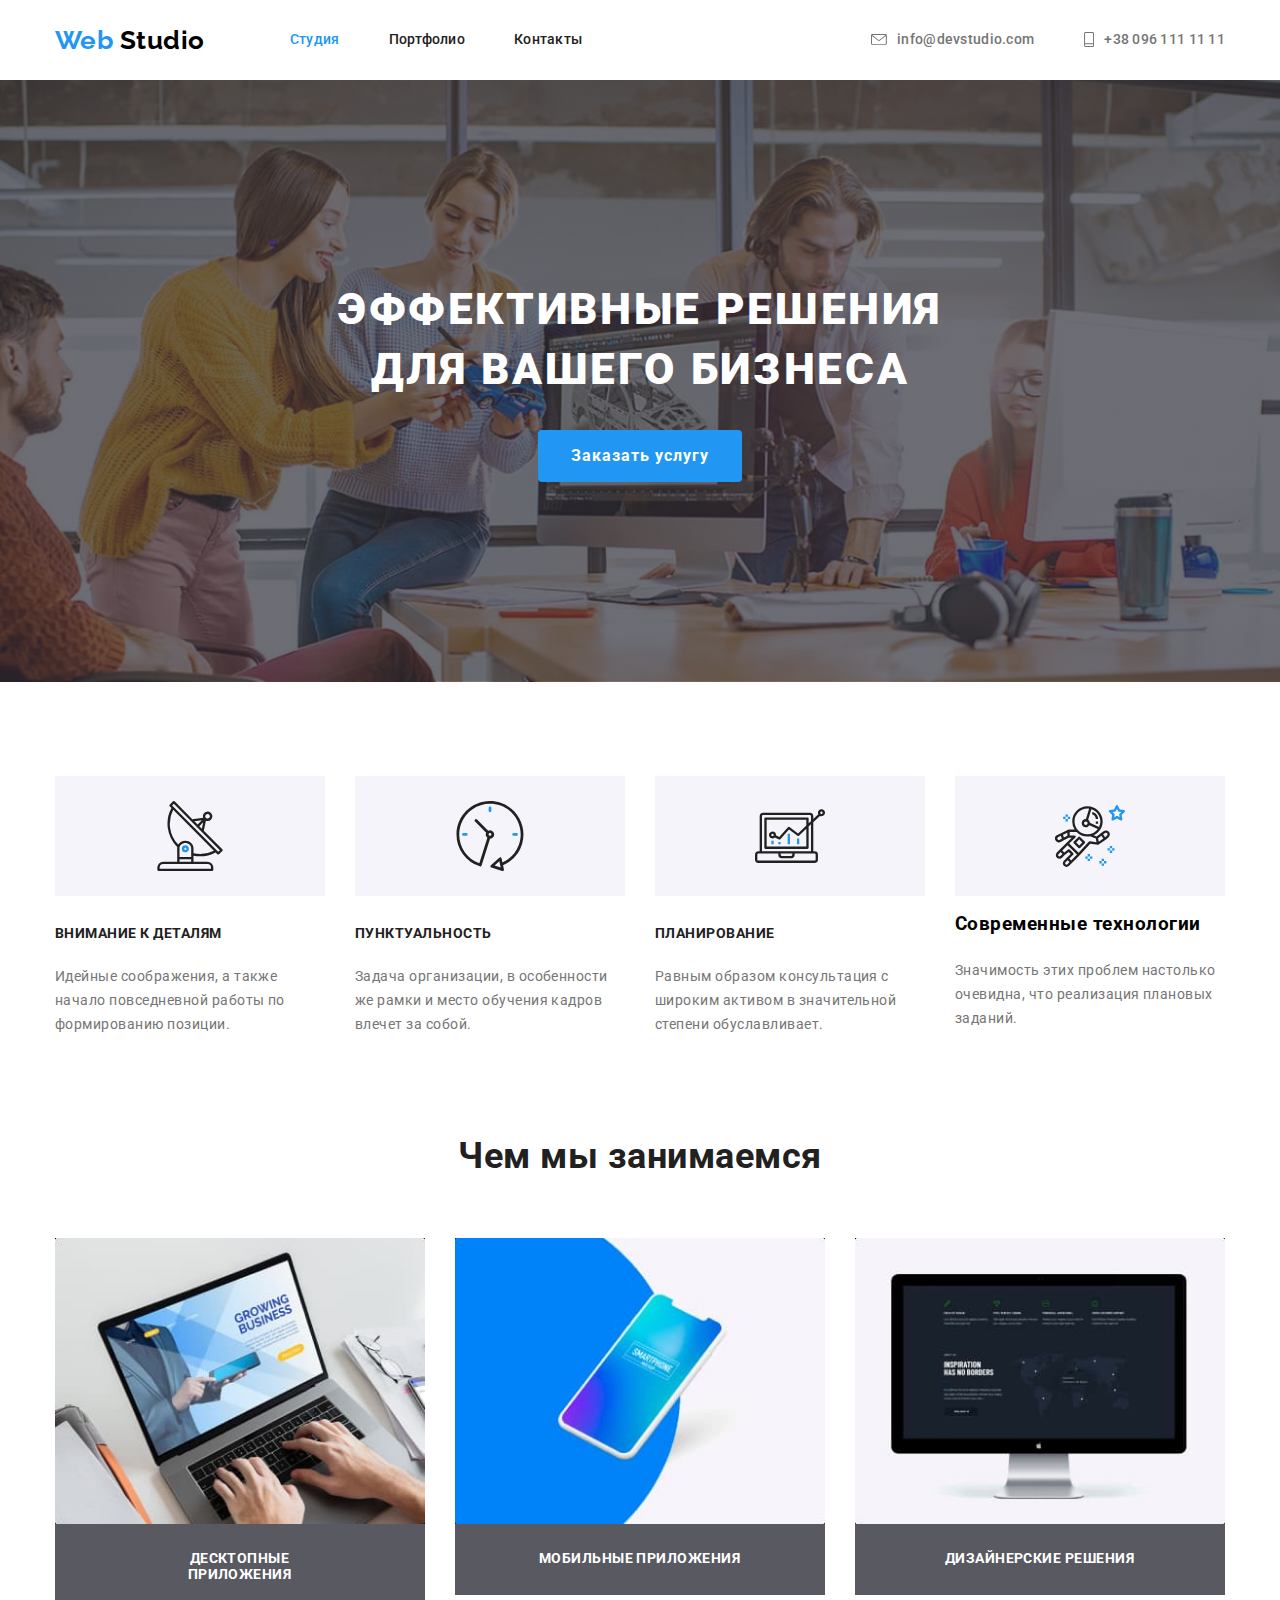
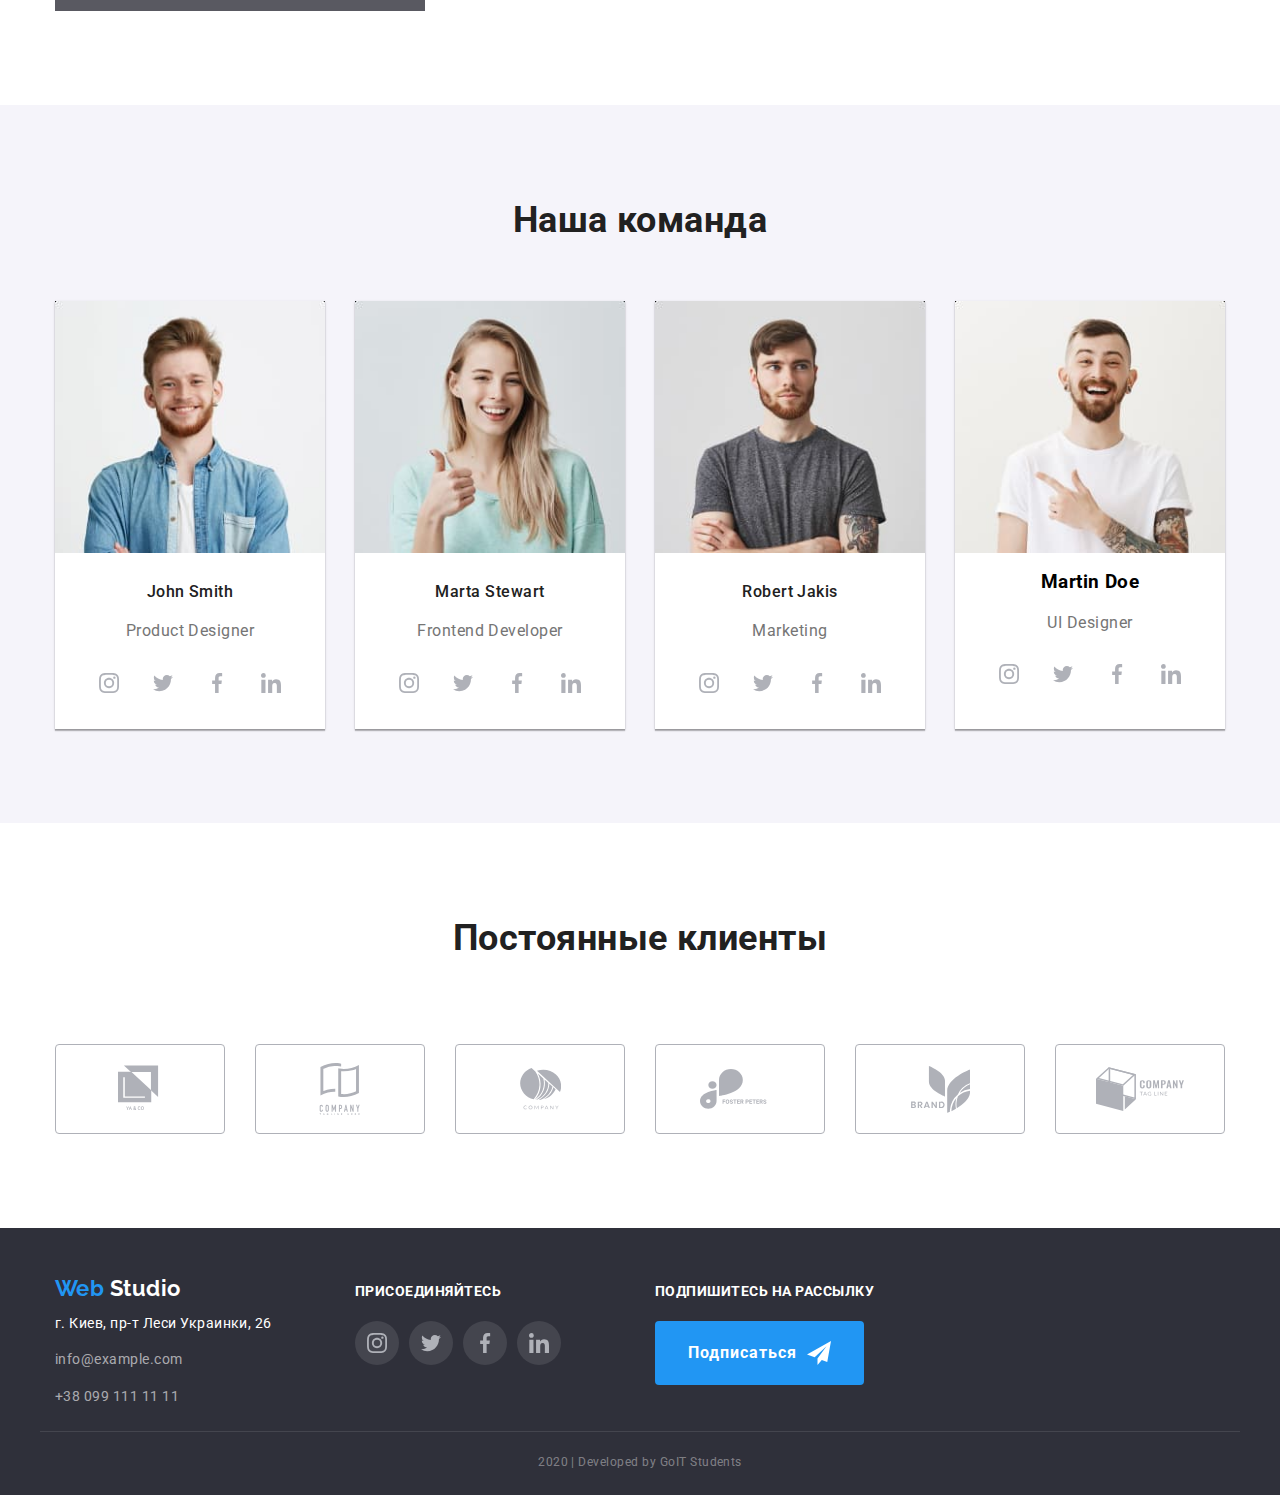
<file: index.html>
<!DOCTYPE html>
<html lang="ru">
  <head>
    <meta charset="UTF-8" />
    <meta name="viewport" content="width=device-width, initial-scale=1.0" />
    <title>Web Studio</title>
    <link
      href="https://fonts.googleapis.com/css2?family=Raleway:wght@700&family=Roboto:wght@400;500;700&display=swap"
      rel="stylesheet"
    />
    <link
      rel="stylesheet"
      href="https://cdnjs.cloudflare.com/ajax/libs/modern-normalize/0.6.0/modern-normalize.min.css"
    />
    <link rel="stylesheet" href="./css/styles.css" />
  </head>
  <body>
    <!-- Шапка сайта -->
    <header class="header">
      <div class="container head">
        <nav class="main-nav">
          <a href="./index.html" class="logo link"
            ><span class="logo-primary">Web</span> Studio
          </a>
          <ul class="site-nav list">
            <li class="item">
              <a href="./index.html" class="link current">Студия</a>
            </li>
            <li class="item">
              <a href="./portfolio.html" class="link">Портфолио</a>
            </li>
            <li class="item">
              <a href="./index.html" class="link">Контакты</a>
            </li>
          </ul>

          <div class="contacts box-contacts">
            <a href="mailto:info@devstudio.com" class="contacts-header link"
              ><svg class="contacts-icon" width="16" height="11">
                <use href="./images/sprite.svg#icon-envelope"></use>
              </svg>
              info@devstudio.com</a
            >

            <a href="tel:+380961111111" class="contacts-header link"
              ><svg class="contacts-icon" width="10" height="15">
                <use href="./images/sprite.svg#icon-phone-logo"></use>
              </svg>
              +38 096 111 11 11
            </a>
          </div>
        </nav>
      </div>
    </header>
    <main>
      <!-- Герой -->
      <section class="main">
        <h1 class="main-title">
          эффективные решения <br />
          для вашего бизнеса
        </h1>
        <button type="button" class="button">Заказать услугу</button>
      </section>

      <!-- Преимущества (скрытый заголовок) -->
      <section class="container features">
        <h2 class="visually-hidden">Преимущества</h2>
        <ul class="list features-list">
          <li class="features-item icon-antenna">
            <div class="feature-link">
              <svg class="contacts-icon" width="70" height="70">
                <use href="./images/sprite.svg#icon-antenna1"></use>
              </svg>
            </div>
            <h3 class="title-list">
              Внимание к деталям
            </h3>
            <p class="text-list">
              Идейные соображения, а также начало повседневной работы по
              формированию позиции.
            </p>
          </li>

          <li class="features-item icon-clock">
            <div class="feature-link">
              <svg class="contacts-icon" width="70" height="70">
                <use href="./images/sprite.svg#icon-clock1"></use>
              </svg>
            </div>
            <h3 class="title-list">
              Пунктуальность
            </h3>
            <p class="text-list">
              Задача организации, в особенности же рамки и место обучения кадров
              влечет за собой.
            </p>
          </li>

          <li class="features-item icon-pc">
            <div class="feature-link">
              <svg class="contacts-icon" width="70" height="70">
                <use href="./images/sprite.svg#icon-pc"></use>
              </svg>
            </div>
            <h3 class="title-list">
              Планирование
            </h3>
            <p class="text-list">
              Равным образом консультация с широким активом в значительной
              степени обуславливает.
            </p>
          </li>

          <li class="features-item icon-astronaut">
            <div class="feature-link">
              <svg class="contacts-icon" width="70" height="70">
                <use href="./images/sprite.svg#icon-astronaut"></use>
              </svg>
            </div>
            <h3>
              Современные технологии
            </h3>
            <p class="text-list">
              Значимость этих проблем настолько очевидна, что реализация
              плановых заданий.
            </p>
          </li>
        </ul>
      </section>

      <!-- Чем занимаемся -->
      <section class="doing container">
        <h2 class="title-doing">Чем мы занимаемся</h2>

        <ul class="list list-doing">
          <li class="doing-item">
            <a href="./index.html"
              ><img
                src="./images/Laptop.jpg"
                alt="ноутбук"
                width="370"
                class="image"
            /></a>
            <a href="./index.html" class="link doing-link"
              ><h3 class="title-details">Десктопные приложения</h3></a
            >
          </li>

          <li class="doing-item">
            <a href="./index.html"
              ><img
                src="./images/./phone.jpg"
                alt="телефон"
                width="370"
                class="image"
            /></a>
            <a href="./index.html" class="link doing-link"
              ><h3 class="title-details">Мобильные приложения</h3></a
            >
          </li>

          <li class="doing-item">
            <a href="./index.html"
              ><img
                src="./images/screen.jpg"
                alt="монитор"
                width="370"
                class="image"
            /></a>
            <a href="./index.html" class="link doing-link"
              ><h3 class="title-details">Дизайнерские решения</h3></a
            >
          </li>
        </ul>
      </section>

      <!-- Наша команда -->
      <section class="section-team">
        <div class="container">
          <h2 class="title-team">
            Наша команда
          </h2>
          <ul class="list team-list">
            <li class="team-element">
              <img
                src="./images/John_Smith.jpg"
                alt="Фото Джона Смита"
                width="278"
                class="image"
              />
              <h3 class="team-name">John Smith</h3>
              <p class="team-profession">
                Product Designer
              </p>

              <ul class="list slinks">
                <li class="link-slink">
                  <a href="https://www.instagram.com/" class="link-link">
                    <svg class="contacts-icon" width="20" height="20">
                      <use href="./images/sprite.svg#icon-Instagram-logo"></use>
                    </svg>
                  </a>
                </li>
                <li class="link-slink">
                  <a href="https://twitter.com/explore" class="link-link"
                    ><svg class="contacts-icon" width="20" height="20">
                      <use href="./images/sprite.svg#icon-twitter-logo"></use>
                    </svg>
                  </a>
                </li>
                <li class="link-slink">
                  <a href="https://www.facebook.com/" class="link-link"
                    ><svg class="contacts-icon" width="20" height="20">
                      <use href="./images/sprite.svg#icon-facebook-logo"></use>
                    </svg>
                  </a>
                </li>
                <li class="link-slink">
                  <a href="https://www.linkedin.com/" class="link-link"
                    ><svg class="contacts-icon" width="20" height="20">
                      <use href="./images/sprite.svg#icon-linkedin-logo"></use>
                    </svg>
                  </a>
                </li>
              </ul>
            </li>

            <li class="team-element">
              <img
                src="./images/Marta_Stewart.jpg"
                alt="Фото Марты Стюарт"
                width="278"
                class="image"
              />
              <h3 class="team-name">Marta Stewart <br /></h3>
              <p class="team-profession">
                Frontend Developer
              </p>

              <ul class="list slinks">
                <li class="link-slink">
                  <a href="https://www.instagram.com/" class="link-link">
                    <svg class="contacts-icon" width="20" height="20">
                      <use href="./images/sprite.svg#icon-Instagram-logo"></use>
                    </svg>
                  </a>
                </li>
                <li class="link-slink">
                  <a href="https://twitter.com/explore" class="link-link"
                    ><svg class="contacts-icon" width="20" height="20">
                      <use href="./images/sprite.svg#icon-twitter-logo"></use>
                    </svg>
                  </a>
                </li>
                <li class="link-slink">
                  <a href="https://www.facebook.com/" class="link-link"
                    ><svg class="contacts-icon" width="20" height="20">
                      <use href="./images/sprite.svg#icon-facebook-logo"></use>
                    </svg>
                  </a>
                </li>
                <li class="link-slink">
                  <a href="https://www.linkedin.com/" class="link-link"
                    ><svg class="contacts-icon" width="20" height="20">
                      <use href="./images/sprite.svg#icon-linkedin-logo"></use>
                    </svg>
                  </a>
                </li>
              </ul>
            </li>

            <li class="team-element">
              <img
                src="./images/Robert_Jakis.jpg"
                alt="Фото Роберта Джекиса"
                width="278"
                class="image"
              />
              <h3 class="team-name">Robert Jakis <br /></h3>
              <p class="team-profession">
                Marketing
              </p>

              <ul class="list slinks">
                <li class="link-slink">
                  <a href="https://www.instagram.com/" class="link-link">
                    <svg class="contacts-icon" width="20" height="20">
                      <use href="./images/sprite.svg#icon-Instagram-logo"></use>
                    </svg>
                  </a>
                </li>
                <li class="link-slink">
                  <a href="https://twitter.com/explore" class="link-link"
                    ><svg class="contacts-icon" width="20" height="20">
                      <use href="./images/sprite.svg#icon-twitter-logo"></use>
                    </svg>
                  </a>
                </li>
                <li class="link-slink">
                  <a href="https://www.facebook.com/" class="link-link"
                    ><svg class="contacts-icon" width="20" height="20">
                      <use href="./images/sprite.svg#icon-facebook-logo"></use>
                    </svg>
                  </a>
                </li>
                <li class="link-slink">
                  <a href="https://www.linkedin.com/" class="link-link"
                    ><svg class="contacts-icon" width="20" height="20">
                      <use href="./images/sprite.svg#icon-linkedin-logo"></use>
                    </svg>
                  </a>
                </li>
              </ul>
            </li>

            <li class="team-element">
              <img
                src="./images/Martin_Doe.jpg"
                alt="Фото Мартина До"
                width="278"
                class="image"
              />
              <h3>Martin Doe <br /></h3>
              <p class="team-profession">
                UI Designer
              </p>

              <ul class="list slinks">
                <li class="link-slink">
                  <a href="https://www.instagram.com/" class="link-link">
                    <svg class="contacts-icon" width="20" height="20">
                      <use href="./images/sprite.svg#icon-Instagram-logo"></use>
                    </svg>
                  </a>
                </li>
                <li class="link-slink">
                  <a href="https://twitter.com/explore" class="link-link"
                    ><svg class="contacts-icon" width="20" height="20">
                      <use href="./images/sprite.svg#icon-twitter-logo"></use>
                    </svg>
                  </a>
                </li>
                <li class="link-slink">
                  <a href="https://www.facebook.com/" class="link-link"
                    ><svg class="contacts-icon" width="20" height="20">
                      <use href="./images/sprite.svg#icon-facebook-logo"></use>
                    </svg>
                  </a>
                </li>
                <li class="link-slink">
                  <a href="https://www.linkedin.com/" class="link-link"
                    ><svg class="contacts-icon" width="20" height="20">
                      <use href="./images/sprite.svg#icon-linkedin-logo"></use>
                    </svg>
                  </a>
                </li>
              </ul>
            </li>
          </ul>
        </div>
      </section>

      <!-- Постоянные клиенты -->
      <section class="clients container">
        <h2 class="title-clients">
          Постоянные клиенты
        </h2>
        <ul class="list clients-list">
          <li class="client-link">
            <a href="index.html" class="customer-link"
              ><svg class="client" width="44" height="50">
                <use href="./images/sprite.svg#icon-logo1"></use>
              </svg>
            </a>
          </li>

          <li class="client-link">
            <a href="index.html" class="customer-link"
              ><svg class="client" width="44" height="52">
                <use href="./images/sprite.svg#icon-logo2"></use>
              </svg>
            </a>
          </li>

          <li class="client-link">
            <a href="index.html" class="customer-link"
              ><svg class="client" width="41" height="42">
                <use href="./images/sprite.svg#icon-logo3"></use>
              </svg>
            </a>
          </li>

          <li class="client-link">
            <a href="index.html" class="customer-link"
              ><svg class="client" width="80" height="42">
                <use href="./images/sprite.svg#icon-logo4"></use>
              </svg>
            </a>
          </li>

          <li class="client-link">
            <a href="index.html" class="customer-link"
              ><svg class="client" width="59" height="47">
                <use href="./images/sprite.svg#icon-logo5"></use>
              </svg>
            </a>
          </li>

          <li class="client-link">
            <a href="index.html" class="customer-link"
              ><svg class="client" width="88" height="45">
                <use href="./images/sprite.svg#icon-logo6"></use>
              </svg>
            </a>
          </li>
        </ul>
      </section>
    </main>
    <!-- Footer -->
    <footer class="footer">
      <div class="container container-footer">
        <address class="adress-info contacts">
          <p class="logo-footer">
            <span class="logo-primary">
              Web
            </span>
            Studio
          </p>

          <p class="adress">г. Киев, пр-т Леси Украинки, 26</p>

          <!-- <div class="contacts"> -->
          <a class="contacts-email link" href="mailto:info@example.com"
            >info@example.com</a
          >

          <a class="contacts-phone link" href="tel:+380991111111"
            >+38 099 111 11 11</a
          >
          <!-- </div> -->
        </address>

        <div class="footer-s-links">
          <b class="action">Присоединяйтесь</b>
          <ul class="list-footer">
            <li class="s-networks-links">
              <a
                href="https://www.instagram.com/"
                aria-label="Ссылка на Instagram"
                class="link snetwork link-footer"
                ><svg class="contacts-icon" width="20" height="20">
                  <use href="./images/sprite.svg#icon-Instagram-logo"></use>
                </svg>
              </a>
            </li>
            <li class="s-networks-links">
              <a
                href="https://twitter.com/"
                aria-label="Ссылка на Twitter"
                class="link snetwork link-footer"
                ><svg class="contacts-icon" width="20" height="20">
                  <use href="./images/sprite.svg#icon-twitter-logo"></use>
                </svg>
              </a>
            </li>
            <li class="s-networks-links">
              <a
                href="https://facebook.com/"
                aria-label="Ссылка на Facebook"
                class="link snetwork link-footer"
                ><svg class="contacts-icon" width="20" height="20">
                  <use href="./images/sprite.svg#icon-facebook-logo"></use>
                </svg>
              </a>
            </li>
            <li class="s-networks-links">
              <a
                href="https://linkedin.com"
                aria-label="Ссылка на LinkedIn"
                class="link snetwork link-footer"
                ><svg class="contacts-icon" width="20" height="20">
                  <use href="./images/sprite.svg#icon-linkedin-logo"></use>
                </svg>
              </a>
            </li>
          </ul>
        </div>
        <div class="footer-link-action">
          <b>
            <b class="link action">Подпишитесь на рассылку</b>
          </b>
          <button type="button" class="button">
            Подписаться
            <svg class="rocket" width="24" height="42">
              <use href="./images/sprite.svg#icon-rocket"></use>
            </svg>
          </button>
        </div>
      </div>
      <p class="developed-by container">
        2020 | Developed by GoIT Students
      </p>
    </footer>
  </body>
</html>
</file>
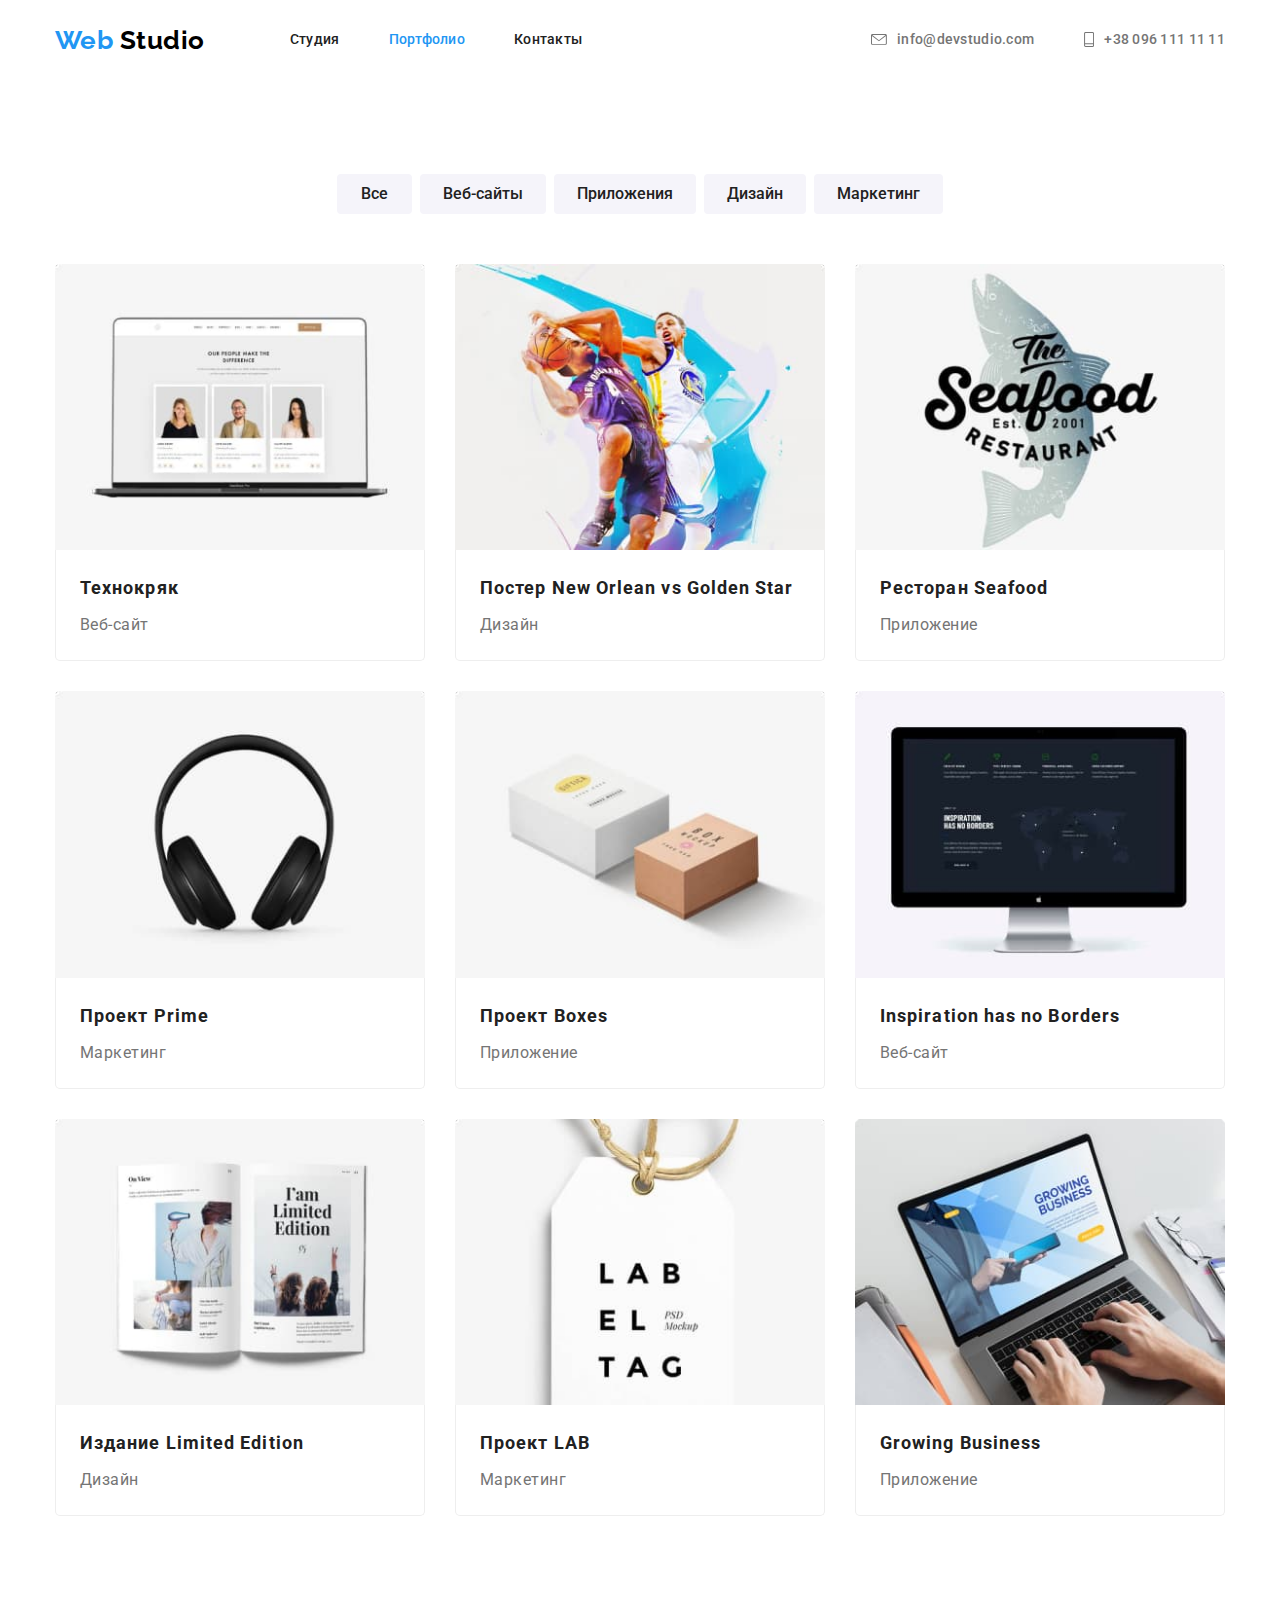
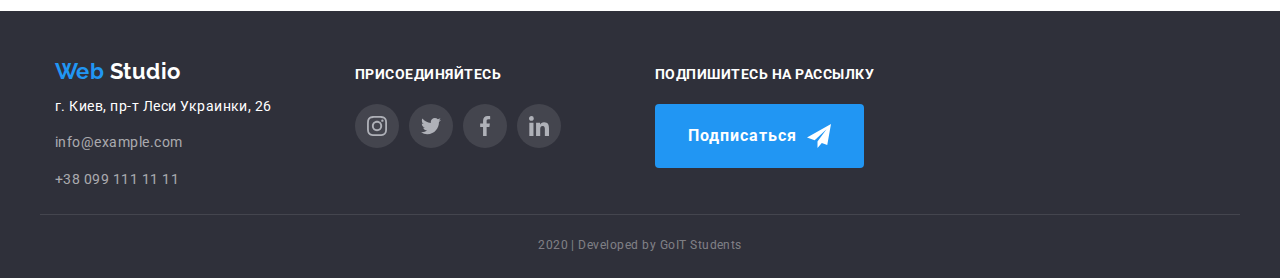
<file: portfolio.html>
<!DOCTYPE html>
<html lang="ru">
  <head>
    <meta charset="UTF-8" />
    <meta name="viewport" content="width=device-width, initial-scale=1.0" />
    <title>Web Studio</title>
    <link
      href="https://fonts.googleapis.com/css2?family=Raleway:wght@700&family=Roboto:wght@400;500;700&display=swap"
      rel="stylesheet"
    />
    <link
      rel="stylesheet"
      href="https://cdnjs.cloudflare.com/ajax/libs/modern-normalize/0.6.0/modern-normalize.min.css"
    />
    <link rel="stylesheet" href="./css/styles.css" />
  </head>
  <body>
    <!-- Шапка сайта -->
    <header class="header">
      <div class="container head">
        <nav class="main-nav">
          <a href="./index.html" class="logo link"
            ><span class="logo-primary">Web</span> Studio
          </a>
          <ul class="site-nav list">
            <li class="item">
              <a href="./index.html" class="link">Студия</a>
            </li>
            <li class="item">
              <a href="./portfolio.html" class="link current">Портфолио</a>
            </li>
            <li class="item">
              <a href="./index.html" class="link">Контакты</a>
            </li>
          </ul>

          <div class="contacts box-contacts">
            <a href="mailto:info@devstudio.com" class="contacts-header link"
              ><svg class="contacts-icon" width="16" height="11">
                <use href="./images/sprite.svg#icon-envelope"></use>
              </svg>
              info@devstudio.com</a
            >

            <a href="tel:+380961111111" class="contacts-header link"
              ><svg class="contacts-icon" width="10" height="15">
                <use href="./images/sprite.svg#icon-phone-logo"></use>
              </svg>
              +38 096 111 11 11
            </a>
          </div>
        </nav>
      </div>
    </header>

    <main>
      <section class="buttons container">
        <h1 class="visually-hidden">
          Портфолио веб студии
        </h1>
        <ul class="list portfolio">
          <li class="list-button">
            <button type="button" class="button">Все</button>
          </li>

          <li class="list-button">
            <button type="button" class="button">Веб-сайты</button>
          </li>

          <li class="list-button">
            <button type="button" class="button">Приложения</button>
          </li>

          <li class="list-button">
            <button type="button" class="button">Дизайн</button>
          </li>

          <li class="list-button">
            <button type="button" class="button">Маркетинг</button>
          </li>
        </ul>
      </section>
      <section class="container main-examples">
        <ul class="list examples">
          <li class="list-examples">
            <a href="./portfolio.html" class="link pf-link">
              <img
                src="./images/Tehnokrak.jpg"
                alt="Группа людей"
                width="370"
                class="image"
              />

              <!-- <p class="text-primary">
                Технокряк это современная площадка распространения коронавируса.
                Компании используют эту платформу для цифрового шпионажа и атак
                на защищённые сервера конкурентов.
              </p> -->

              <div class="bottom-element">
                <h2 class="title">
                  Технокряк
                </h2>

                <p class="text-secondary">Веб-сайт</p>
              </div>
            </a>
          </li>

          <li class="list-examples">
            <a href="./portfolio.html" class="link pf-link">
              <img
                src="./images/New-Orlean-vs-Golden-Stars.jpg"
                alt="Баскетболисты"
                class="image"
                width="370"
              />

              <!-- <p class="text-primary">
                Технокряк это современная площадка распространения коронавируса.
                Компании используют эту платформу для цифрового шпионажа и атак
                на защищённые сервера конкурентов.
              </p> -->

              <div class="bottom-element">
                <h2 class="title">
                  Постер New Orlean vs Golden Star
                </h2>

                <p class="text-secondary">Дизайн</p>
              </div>
            </a>
          </li>

          <li class="list-examples">
            <a href="./portfolio.html" class="link pf-link">
              <img
                src="./images/Seafood.jpg"
                alt="Логотип ресторана Seafood"
                class="image"
                width="370"
              />

              <!-- <p class="text-primary">
                Технокряк это современная площадка распространения коронавируса.
                Компании используют эту платформу для цифрового шпионажа и атак
                на защищённые сервера конкурентов.
              </p> -->

              <div class="bottom-element">
                <h2 class="title">
                  Ресторан Seafood
                </h2>

                <p class="text-secondary">Приложение</p>
              </div>
            </a>
          </li>

          <li class="list-examples">
            <a href="./portfolio.html" class="link pf-link">
              <img
                src="./images/prime-project.jpg"
                alt="Наушники"
                class="image"
                width="370"
              />

              <!-- <p class="text-primary">
                Технокряк это современная площадка распространения коронавируса.
                Компании используют эту платформу для цифрового шпионажа и атак
                на защищённые сервера конкурентов.
              </p> -->

              <div class="bottom-element">
                <h2 class="title">
                  Проект Prime
                </h2>

                <p class="text-secondary">Маркетинг</p>
              </div>
            </a>
          </li>

          <li class="list-examples">
            <a href="./portfolio.html" class="link pf-link">
              <img
                src="./images/boxes.jpg"
                alt="Коробки"
                class="image"
                width="370"
              />

              <!-- <p class="text-primary">
                Технокряк это современная площадка распространения коронавируса.
                Компании используют эту платформу для цифрового шпионажа и атак
                на защищённые сервера конкурентов.
              </p> -->

              <div class="bottom-element">
                <h2 class="title">
                  Проект Boxes
                </h2>

                <p class="text-secondary">Приложение</p>
              </div>
            </a>
          </li>

          <li class="list-examples">
            <a href="./portfolio.html" class="link pf-link">
              <img
                src="./images/Inspiration-has-no-borders.jpg"
                alt="Фото монитора"
                class="image"
                width="370"
              />

              <!-- <p class="text-primary">
                Технокряк это современная площадка распространения коронавируса.
                Компании используют эту платформу для цифрового шпионажа и атак
                на защищённые сервера конкурентов.
              </p> -->

              <div class="bottom-element">
                <h2 class="title">
                  Inspiration has no Borders
                </h2>

                <p class="text-secondary">Веб-сайт</p>
              </div>
            </a>
          </li>

          <li class="list-examples">
            <a href="./portfolio.html" class="link pf-link">
              <img
                src="./images/Limited-Edition.jpg"
                alt="Книга"
                width="370"
                class="image"
              />

              <!-- <p class="text-primary">
                Технокряк это современная площадка распространения коронавируса.
                Компании используют эту платформу для цифрового шпионажа и атак
                на защищённые сервера конкурентов.
              </p> -->

              <div class="bottom-element">
                <h2 class="title">
                  Издание Limited Edition
                </h2>

                <p class="text-secondary">Дизайн</p>
              </div>
            </a>
          </li>

          <li class="list-examples">
            <a href="./portfolio.html" class="link pf-link">
              <img
                src="./images/labeltag.jpg"
                alt="Бирка"
                width="370"
                class="image"
              />

              <!-- <p class="text-primary">
                Технокряк это современная площадка распространения коронавируса.
                Компании используют эту платформу для цифрового шпионажа и атак
                на защищённые сервера конкурентов.
              </p> -->

              <div class="bottom-element">
                <h2 class="title">
                  Проект LAB
                </h2>

                <p class="text-secondary">Маркетинг</p>
              </div>
            </a>
          </li>

          <li class="list-examples">
            <a href="./portfolio.html" class="link pf-link">
              <img
                src="./images/Growing-business.jpg"
                alt="Ноутбук"
                class="image"
                width="370"
              />

              <!-- <p class="text-primary">
                Технокряк это современная площадка распространения коронавируса.
                Компании используют эту платформу для цифрового шпионажа и атак
                на защищённые сервера конкурентов.
              </p> -->

              <div class="bottom-element">
                <h2 class="title">
                  Growing Business
                </h2>

                <p class="text-secondary">Приложение</p>
              </div>
            </a>
          </li>
        </ul>
      </section>
    </main>

    <!-- Footer -->
    <footer class="footer">
      <div class="container container-footer">
        <address class="adress-info contacts">
          <p class="logo-footer">
            <span class="logo-primary">
              Web
            </span>
            Studio
          </p>

          <p class="adress">г. Киев, пр-т Леси Украинки, 26</p>

          <!-- <div class="contacts"> -->
          <a class="contacts-email link" href="mailto:info@example.com"
            >info@example.com</a
          >

          <a class="contacts-phone link" href="tel:+380991111111"
            >+38 099 111 11 11</a
          >
          <!-- </div> -->
        </address>

        <div class="footer-s-links">
          <b class="action">Присоединяйтесь</b>
          <ul class="list-footer">
            <li class="s-networks-links">
              <a
                href="https://www.instagram.com/"
                aria-label="Ссылка на Instagram"
                class="link snetwork link-footer"
                ><svg class="contacts-icon" width="20" height="20">
                  <use href="./images/sprite.svg#icon-Instagram-logo"></use>
                </svg>
              </a>
            </li>
            <li class="s-networks-links">
              <a
                href="https://twitter.com/"
                aria-label="Ссылка на Twitter"
                class="link snetwork link-footer"
                ><svg class="contacts-icon" width="20" height="20">
                  <use href="./images/sprite.svg#icon-twitter-logo"></use>
                </svg>
              </a>
            </li>
            <li class="s-networks-links">
              <a
                href="https://facebook.com/"
                aria-label="Ссылка на Facebook"
                class="link snetwork link-footer"
                ><svg class="contacts-icon" width="20" height="20">
                  <use href="./images/sprite.svg#icon-facebook-logo"></use>
                </svg>
              </a>
            </li>
            <li class="s-networks-links">
              <a
                href="https://linkedin.com"
                aria-label="Ссылка на LinkedIn"
                class="link snetwork link-footer"
                ><svg class="contacts-icon" width="20" height="20">
                  <use href="./images/sprite.svg#icon-linkedin-logo"></use>
                </svg>
              </a>
            </li>
          </ul>
        </div>
        <div class="footer-link-action">
          <b>
            <b class="link action">Подпишитесь на рассылку</b>
          </b>
          <button type="button" class="button">
            Подписаться
            <svg class="rocket" width="24" height="42">
              <use href="./images/sprite.svg#icon-rocket"></use>
            </svg>
          </button>
        </div>
      </div>
      <p class="developed-by container">
        2020 | Developed by GoIT Students
      </p>
    </footer>
  </body>
</html>
</file>
<file: css/styles.css>
/* Стили страниц */
/* Body bg color:  #E5E5E5;*/
/* Основной синий цвет: #2196f3 */
/* Основной белый #ffffff */
/* Основной цвет заголовков: #212121 */
/* Основной фон фильтра #F5F4FA */

/* Стили общие */

:root {
  --primary-background-color: #ffffff;
  --accent-color: #2196f3;
  --main-white-color: #ffffff;
  --main-color-headers: #212121;
  --main-color-filter: #f5f4fa;
  --primary-footer-slink-color: rgba(255, 255, 255, 0.1);
}
body {
  background-color: var(--primary-background-color);
  font-family: Roboto, sans-serif;
  letter-spacing: 0.03em;
  font-weight: 400;
}

.visually-hidden {
  position: absolute;
  width: 1px;
  height: 1px;
  margin: -1px;
  border: 0px;
  padding: 0px;
  clip: rect(0 0 0 0);
  overflow: hidden;
}
/* Стили header */

.container {
  margin-left: auto;
  margin-right: auto;
  width: 1200px;
  padding-left: 15px;
  padding-right: 15px;
}

.main-nav {
  display: flex;
  align-items: center;
}
.main-nav > .link {
  margin-right: 85px;
}

.main-nav > .site-nav {
  display: flex;
}

.site-nav {
  padding-left: 0;
  margin-top: 0;
  margin-bottom: 0;
}
.site-nav .link {
  display: block;
  padding-top: 32px;
  padding-bottom: 32px;
}
.site-nav .item:not(:last-child) {
  margin-right: 49px;
}
.main-nav .contacts {
  margin-left: auto;
}

.contacts .contacts-icon {
  margin-right: 10px;
}

.contacts .link:not(:last-child) {
  margin-right: 50px;
}
.link {
  text-decoration: none;
}
.head {
  margin-bottom: 0;
}
.header {
  background-color: var(--main-white-color);
}
.logo {
  font-family: Raleway, sans-serif;
  font-weight: 700;
  font-size: 26px;
  line-height: 1.19;
  color: #000000;
}
.logo-primary {
  color: var(--accent-color);
}

.logo:hover,
.logo:focus {
  color: var(--accent-color);
}

.site-nav .link {
  font-weight: 500;
  font-size: 14px;
  line-height: 1.14;
  letter-spacing: 0.02em;
  color: var(--main-color-headers);
}
.site-nav .link:hover,
.site-nav .link:focus {
  color: var(--accent-color);
}

.link.current {
  color: var(--accent-color);
}

.contacts .contacts-header {
  font-weight: 500;
  font-size: 14px;
  line-height: 1.14;
  letter-spacing: 0.02em;
  color: #757575;
}

/* .contacts .contacts-header::before {
  display: inline-flex;
  content: "";
  width: 16px;
  height: 10px;
  outline: 1px solid red;
 
  background-size: contain;
  background-repeat: no-repeat;
  background-position: center;
  margin-right: 10px;
} */

/* .contacts .contacts-header:nth-child(1)::before {
  background-image: url(../images/envelope.svg);
}

.contacts .contacts-header:nth-child(2)::before {
  background-image: url(../images/phone-logo.svg);
} */
.contacts .link:hover,
.contacts .link:focus {
  color: var(--accent-color);
}

.contacts .link:hover,
.contacts .link:focus .contacts-header .contacts-icon {
  --color3: var(--accent-color);
}
.box-contacts {
  display: flex;
}
.contacts .contacts-header {
  display: flex;
  text-align: center;
  align-items: center;
}
/*Стили Портфолио main */

.list-button .button {
  padding: 6px 22px;
  min-width: 75px;
  font-weight: 500;
  font-size: 16px;
  line-height: 1.63;
  text-align: center;
  color: var(--main-color-headers);
  background-color: var(--main-color-filter);
  border: 1px solid transparent;
}
.list-button > .button:hover,
.list-button > .button:focus {
  box-shadow: 0px 2px 2px rgba(0, 0, 0, 0.12), 0px 1px 2px rgba(0, 0, 0, 0.08),
    0px 3px 1px rgba(0, 0, 0, 0.1);
}
.button {
  border-radius: 4px;
  display: inline-block;
}
.buttons .button:hover,
.buttons .button:focus {
  color: var(--main-white-color);
  background-color: var(--accent-color);
}

.list {
  list-style: none;
}

.pf-link {
  display: block;
}
.buttons .portfolio {
  display: flex;
  justify-content: center;
  padding-left: 0;
  margin-top: 0;
  margin-bottom: 0px;
}

.buttons {
  padding-top: 94px;
  /* outline: 2px solid red; */
}
.list .list-button:not(:last-child) {
  margin-right: 8px;
}

.examples {
  margin-top: 0;
  display: flex;
  flex-wrap: wrap;
  padding-left: 0;
  margin-bottom: 0;
}

.list-examples {
  width: calc((100% - 60px) / 3);
  margin-right: 30px;
  margin-bottom: 30px;
  overflow: hidden;
  border-top-right-radius: 5px;
  border-top-left-radius: 5px;
}
.list-examples:hover,
list-examples:focus {
  box-shadow: 1px 4px 6px rgba(0, 0, 0, 0.16), 0px 4px 4px rgba(0, 0, 0, 0.06),
    0px 1px 1px rgba(0, 0, 0, 0.12);
}
.image {
  display: block;
  max-width: 100%;
  height: auto;
}

.list-examples:nth-child(3n) {
  margin-right: 0;
}

.list-examples:nth-last-child(-n + 3) {
  margin-bottom: 0;
}
.main-examples {
  padding-top: 50px;
  padding-bottom: 95px;
  /* outline: 2px solid red; */
}
.bottom-element {
  padding-left: 24px;
  padding-top: 20px;
  padding-bottom: 20px;
  padding-right: 24px;
  background-color: var(--main-white-color);
  border-left: 1px solid #eeeeee;
  border-right: 1px solid #eeeeee;
  border-bottom: 1px solid #eeeeee;
  border-bottom-right-radius: 5px;
  border-bottom-left-radius: 5px;
}
.title {
  font-weight: 700;
  font-size: 18px;
  line-height: 2;
  letter-spacing: 0.06em;
  color: var(--main-color-headers);
  margin-top: 0;
  margin-bottom: 4px;
}

.text-primary {
  font-size: 18px;
  line-height: 1.56;
  color: var(--main-white-color);
  background-color: rgba(33, 150, 243, 0.9);
}

.text-secondary {
  margin-top: 0;
  margin-bottom: 0;
  font-size: 16px;
  line-height: 1.88;
  color: #757575;
}

/* Стили footer */
.footer {
  background-color: #2f303a;
  /* height: 245px; */
}

.adress-info {
  width: 231px;
  font-style: normal;
  margin-right: 69px;
}
.logo-footer {
  font-family: Raleway, sans-serif;
  font-weight: 700;
  font-size: 22px;
  line-height: 1.18;
  color: var(--main-white-color);
  margin-bottom: 10px;
  margin-top: 0;
}

.adress-info .adress {
  font-size: 14px;
  line-height: 1.71;
  color: var(--main-white-color);
  margin-bottom: 9px;
  margin-top: 0;
}

.adress-info .contacts {
  font-size: 14px;
  line-height: 1.71;
  color: rgba(255, 255, 255, 0.6);
}

/* .s-networks-links .snetwork {
  display: inline-block;
  height: 44px;
  width: 44px;

  background-size: 20px;
  background-repeat: no-repeat;
  background-position: center;
  border-radius: 50%;
} */

/* .icon-instagram {
  background-image: url(../images/Instagram-logo.svg);
} */
/* .icon-twitter {
  background-image: url(../images/twitter-logo.svg);
} */
.footer-s-links {
  width: 206px;
  margin-right: 94px;
}
/* .icon-facebook {
  background-image: url(../images/facebook-logo.svg);
} */
/* .icon-linkedin {
  background-image: url(../images/linkedin-logo.svg);
} */

.link-footer {
  display: flex;
  align-items: center;
  justify-content: center;
  padding: 0;
  border: none;
  width: 44px;
  height: 44px;
  background-color: var(--primary-footer-slink-color);
  border-radius: 50%;
}
.link-footer:hover,
.link-footer:focus .link-footer .contacts-icon {
  --color4: #ffffff;
  background-color: var(--accent-color);
}
.footer-s-links .action,
.footer-link-action .action {
  display: inline-block;
  margin-bottom: 21px;
  font-weight: 700;
  font-size: 14px;
  line-height: 1.14;
  text-transform: uppercase;
  color: var(--main-white-color);
}
.contacts-email,
.contacts-phone {
  display: inline-block;

  text-decoration: none;
  font-size: 14px;
  line-height: 2;
  color: rgba(255, 255, 255, 0.6);
}
.contacts-email {
  margin-bottom: 9px;
}
.container-footer {
  display: flex;
  padding-top: 48px;
  padding-bottom: 21px;
  align-items: baseline;
}

.list-footer {
  padding-left: 0;
  list-style: none;
  margin-bottom: 0;
  margin-right: 0;
  margin-top: 0;
  display: flex;
}

.s-networks-links:not(:last-child) {
  margin-right: 10px;
}

.developed-by {
  padding-top: 18px;
  padding-bottom: 21px;
  margin-bottom: 0;
  margin-top: 0;
  text-align: center;
  font-size: 12px;
  line-height: 2;
  color: rgba(255, 255, 255, 0.4);
  border-top: 1px solid rgba(255, 255, 255, 0.1);
}

.footer-link-action {
  width: 351px;
}

.contacts .contacts-email:hover,
.contacts .contacts-email:focus {
  color: var(--accent-color);
}

.contacts .contacts-phone:hover,
.contacts .contacts-phone:focus {
  color: var(--accent-color);
}

.footer-link-action .button {
  display: flex;
  justify-content: center;
  align-items: center;
  padding: 10px 32px;
  min-width: 200px;
  font-weight: 700;
  font-size: 16px;
  line-height: 1.88;
  border: 1px solid transparent;
  letter-spacing: 0.06em;
  color: var(--main-white-color);
  background-color: var(--accent-color);
  border-radius: 4px;
}
.rocket {
  margin-left: 10px;
}
/* Стили main index.html (Студия) */

.main {
  max-width: 1600px;
  padding-top: 200px;
  padding-bottom: 200px;
  margin-right: auto;
  margin-left: auto;
  text-align: center;
  background-image: linear-gradient(
      to right,
      rgba(47, 48, 58, 0.7),
      rgba(47, 48, 58, 0.7)
    ),
    url(../images/Header.jpg);
  background-repeat: no-repeat;
  background-size: cover;
  background-position: center;
  background-color: grey;
}
.main-title {
  margin-top: 0;
  margin-bottom: 30px;
  font-weight: 900;
  font-size: 44px;
  line-height: 1.36;
  text-align: center;
  letter-spacing: 0.06em;
  text-transform: uppercase;
  color: var(--main-white-color);
}

.main .button {
  padding: 10px 32px;
  min-width: 200px;
  font-weight: 700;
  font-size: 16px;
  line-height: 1.88;
  text-align: center;
  border: 1px solid transparent;
  letter-spacing: 0.06em;
  color: var(--main-white-color);
  background-color: var(--accent-color);
  border-radius: 4px;
}

/* Преимущества */
.features {
  padding-top: 94px;
}

.features-list {
  display: flex;
  padding: 0;
  margin: 0;
}

.features-item {
  width: calc((100% - 90px) / 4);
}
.features-item:not(:last-child) {
  margin-right: 30px;
}

/* .features-item::before {
  display: block;
  content: "";
  height: 120px;
  background-size: 70px;
  background-repeat: no-repeat;
  background-position: center;
  background-color: var(--main-color-filter);
} */

/* .icon-antenna::before {
  background-image: url(../images/antenna1.svg);
}

.icon-clock::before {
  background-image: url(../images/clock1.svg);
}
.icon-pc::before {
  background-image: url(../images/pc.svg);
}
.icon-astronaut::before {
  background-image: url(../images/astronaut.svg);
} */

.title-list {
  margin-top: 30px;
  margin-bottom: 0;
  font-weight: 700;
  font-size: 14px;
  line-height: 1.14;
  text-transform: uppercase;
  color: var(--main-color-headers);
}

.text-list {
  margin-top: 23px;
  margin-bottom: 0;
  font-size: 14px;
  line-height: 1.71;
  color: #757575;
}
.feature-link {
  display: block;
  width: 270px;
  height: 120px;
  background-color: var(--main-color-filter);
  text-align: center;
  padding: 25px 100px;
}
/* Чем мы занимаемся */

.doing {
  padding-top: 99px;
  padding-bottom: 94px;
}

.list-doing {
  margin-top: 0;
  margin-bottom: 0;
  display: flex;
  padding-left: 0;
}

.doing-link {
  display: block;
  padding-top: 27px;
  padding-bottom: 28px;
  padding-left: 81px;
  padding-right: 82px;
  background-color: rgba(47, 48, 58, 0.8);
}

.doing-item {
  width: calc((100% - 60px) / 3);
}
.doing-item:not(:last-child) {
  margin-right: 30px;
}
.title-doing {
  margin-top: 0;
  margin-bottom: 60px;
  font-weight: 700;
  font-size: 36px;
  line-height: 1.17;
  text-align: center;
  color: var(--main-color-headers);
}
.title-details {
  margin-top: 0;
  margin-bottom: 0;

  font-weight: 700;
  font-size: 14px;
  line-height: 1.14;
  text-align: center;
  text-transform: uppercase;
  color: var(--main-white-color);
}

/* Наша команда */
.section-team {
  background-color: var(--main-color-filter);
  padding-top: 94px;
  padding-bottom: 94px;
}

.title-team {
  margin-top: 0;
  margin-bottom: 60px;
  font-weight: 700;
  font-size: 36px;
  line-height: 1.17;
  text-align: center;

  color: var(--main-color-headers);
}

.section-team .team-list {
  display: flex;
  padding: 0;
  margin: 0;
}
.team-element {
  padding-bottom: 24px;
  background-color: var(--main-white-color);
  text-align: center;
  width: calc((100% - 90px) / 4);
  box-shadow: 0px 2px 1px rgba(0, 0, 0, 0.2), 0px 1px 1px rgba(0, 0, 0, 0.14),
    0px 1px 3px rgba(0, 0, 0, 0.12);
}

.team-element:not(:last-child) {
  margin-right: 30px;
}
.team-name {
  margin-top: 30px;
  margin-bottom: 0;
  font-weight: 500;
  font-size: 16px;
  line-height: 1.18;
  color: var(--main-color-headers);
}

.team-profession {
  margin-top: 20px;
  margin-bottom: 0;
  font-size: 16px;
  line-height: 1.18;
  color: #757575;
}

.section-team .slinks {
  margin-top: 20px;
  padding-left: 0;
  display: flex;
  align-items: center;
  justify-content: center;
}

.link-slink:not(:last-child) {
  display: block;
  margin-right: 10px;
}

.link-link:hover,
.link-link:focus .link-link .contacts-icon {
  --color4: #ffffff;
  --color5: var(--accent-color);
}
/* Постоянные клиенты */
.link-link {
  display: flex;
  align-items: center;
  justify-content: center;
  padding: 0;
  border: none;
  width: 44px;
  height: 44px;
  background-color: var(--primary-background-color);
  border-radius: 50%;
}
.link-link:hover {
  background-color: var(--accent-color);
}
.clients {
  padding-top: 94px;
  padding-bottom: 94px;
}

.clients-list {
  display: flex;
  justify-content: space-between;
  padding: 0;
  margin: 0;
}

.customer-link {
  display: flex;
  align-items: center;
  justify-content: center;

  width: 170px;
  height: 90px;
  border: 1px solid #afb1b8;
  border-radius: 4px;
}
.client-link:not(:last-child) {
  margin-right: 30px;
}

.customer-link:hover,
customer-link:focus {
  --color4: var(--accent-color);
  border: 1px solid var(--accent-color);
}
.title-clients {
  margin-top: 0;
  margin-bottom: 85px;
  text-align: center;
  font-weight: 700;
  font-size: 36px;
  line-height: 1.17;

  color: var(--main-color-headers);
}
</file>
